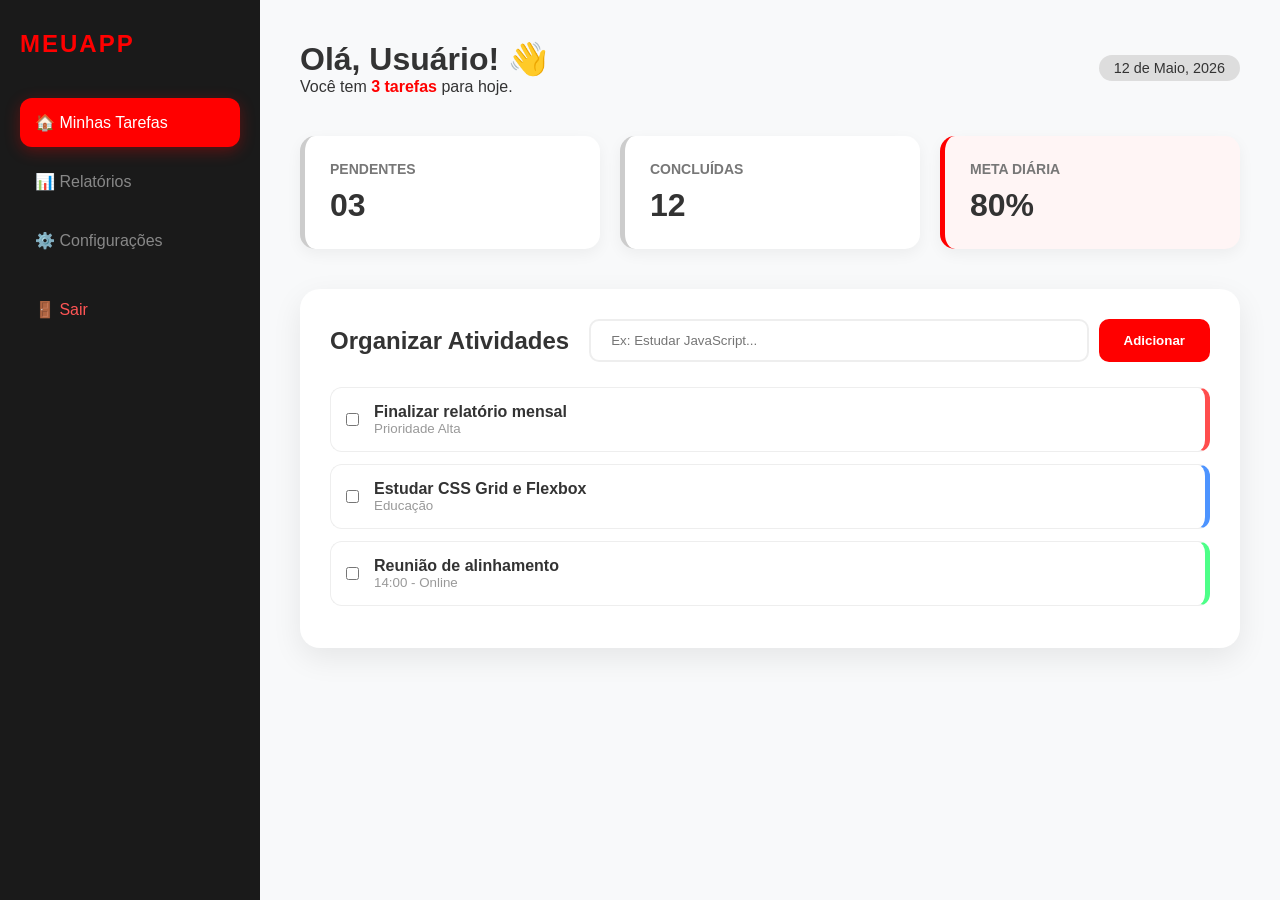
<file: pagina-1.html>
<div class="layout">
    <aside class="sidebar">
        <h2>MeuApp</h2>
        <nav>
            <ul>
                <li><a href="#" class="active">🏠 Minhas Tarefas</a></li>
                <li><a href="#">📊 Relatórios</a></li>
                <li><a href="#">⚙️ Configurações</a></li>
                <li><a href="pagina-2.html" class="logout">🚪 Sair</a></li>
                <link rel="stylesheet" href="style-login.css">
            </ul>
        </nav>
    </aside>

    <main class="main-content">
        <header>
            <div class="welcome-text">
                <h1>Olá, Usuário! 👋</h1>
                <p>Você tem <span class="highlight">3 tarefas</span> para hoje.</p>
            </div>
            <div class="date-display">12 de Maio, 2026</div>
        </header>

        <section class="stats-grid">
            <div class="stat-card">
                <h3>Pendentes</h3>
                <p class="value">03</p>
            </div>
            <div class="stat-card">
                <h3>Concluídas</h3>
                <p class="value">12</p>
            </div>
            <div class="stat-card focus">
                <h3>Meta Diária</h3>
                <p class="value">80%</p>
            </div>
        </section>

        <section class="task-section">
            <div class="section-header">
                <h2>Organizar Atividades</h2>
                <div class="add-task-box">
                    <input type="text" placeholder="Ex: Estudar JavaScript..." id="taskInput">
                    <button type="button">Adicionar</button>
                </div>
            </div>

            <div class="task-list">
                <div class="task-item urgent">
                    <input type="checkbox">
                    <div class="task-info">
                        <span>Finalizar relatório mensal</span>
                        <small>Prioridade Alta</small>
                    </div>
                </div>
                <div class="task-item study">
                    <input type="checkbox">
                    <div class="task-info">
                        <span>Estudar CSS Grid e Flexbox</span>
                        <small>Educação</small>
                    </div>
                </div>
                <div class="task-item meeting">
                    <input type="checkbox">
                    <div class="task-info">
                        <span>Reunião de alinhamento</span>
                        <small>14:00 - Online</small>
                    </div>
                </div>
            </div>
        </section>
    </main>
</div>

<body>
    <script src="script.js"></script>
</body>
</file>
<file: style-login.css>
:root {
    --primary: #ff0000;
    --dark-bg: #121212;
    --sidebar-bg: #1a1a1a;
    --card-bg: #ffffff;
    --text-main: #333;
    --gray-light: #f8f9fa;
}

* { margin: 0; padding: 0; box-sizing: border-box; font-family: 'Poppins', sans-serif; }

body { background-color: var(--gray-light); color: var(--text-main); }

.layout { display: flex; min-height: 100vh; }

/* Sidebar Moderna */
.sidebar {
    width: 260px;
    background-color: var(--sidebar-bg);
    color: white;
    padding: 30px 20px;
}

.sidebar h2 { color: var(--primary); margin-bottom: 40px; font-size: 24px; text-transform: uppercase; letter-spacing: 2px; }

.sidebar ul { list-style: none; }

.sidebar li a {
    color: #888;
    text-decoration: none;
    display: block;
    padding: 15px;
    border-radius: 12px;
    margin-bottom: 10px;
    transition: 0.3s;
}

.sidebar li a:hover, .sidebar li a.active {
    background-color: var(--primary);
    color: white;
    box-shadow: 0 4px 15px rgba(255, 0, 0, 0.3);
}

.sidebar li a.logout { color: #ff5555; margin-top: 20px; }

/* Conteúdo */
.main-content { flex: 1; padding: 40px; }

header { display: flex; justify-content: space-between; align-items: center; margin-bottom: 40px; }
.highlight { color: var(--primary); font-weight: bold; }
.date-display { background: #ddd; padding: 5px 15px; border-radius: 20px; font-size: 0.9rem; }

/* Grid de Estatísticas */
.stats-grid { display: grid; grid-template-columns: repeat(3, 1fr); gap: 20px; margin-bottom: 40px; }

.stat-card {
    background: white;
    padding: 25px;
    border-radius: 15px;
    box-shadow: 0 5px 15px rgba(0,0,0,0.05);
    border-left: 5px solid #ccc;
}

.stat-card.focus { border-left-color: var(--primary); background: #fff5f5; }
.stat-card h3 { font-size: 14px; color: #777; text-transform: uppercase; }
.stat-card .value { font-size: 32px; font-weight: bold; margin-top: 10px; }

/* Lista de Atividades */
.task-section { background: white; padding: 30px; border-radius: 20px; box-shadow: 0 10px 30px rgba(0,0,0,0.08); }

.section-header { display: flex; justify-content: space-between; align-items: center; margin-bottom: 25px; gap: 20px; }

.add-task-box { display: flex; flex: 1; gap: 10px; }

.add-task-box input {
    flex: 1;
    padding: 12px 20px;
    border: 2px solid #eee;
    border-radius: 10px;
    outline: none;
    transition: 0.3s;
}

.add-task-box input:focus { border-color: var(--primary); }

.add-task-box button {
    background: var(--primary);
    color: white;
    border: none;
    padding: 0 25px;
    border-radius: 10px;
    cursor: pointer;
    font-weight: 600;
}

.task-item {
    display: flex;
    align-items: center;
    padding: 15px;
    background: #fff;
    border: 1px solid #eee;
    border-radius: 12px;
    margin-bottom: 12px;
    gap: 15px;
    transition: transform 0.2s;
}

.task-item:hover { transform: translateX(5px); }

.task-info span { display: block; font-weight: 600; }
.task-info small { color: #999; }

/* Cores de Categoria */
.urgent { border-right: 5px solid #ff4d4d; }
.study { border-right: 5px solid #4d94ff; }
.meeting { border-right: 5px solid #4dff88; }
</file>
